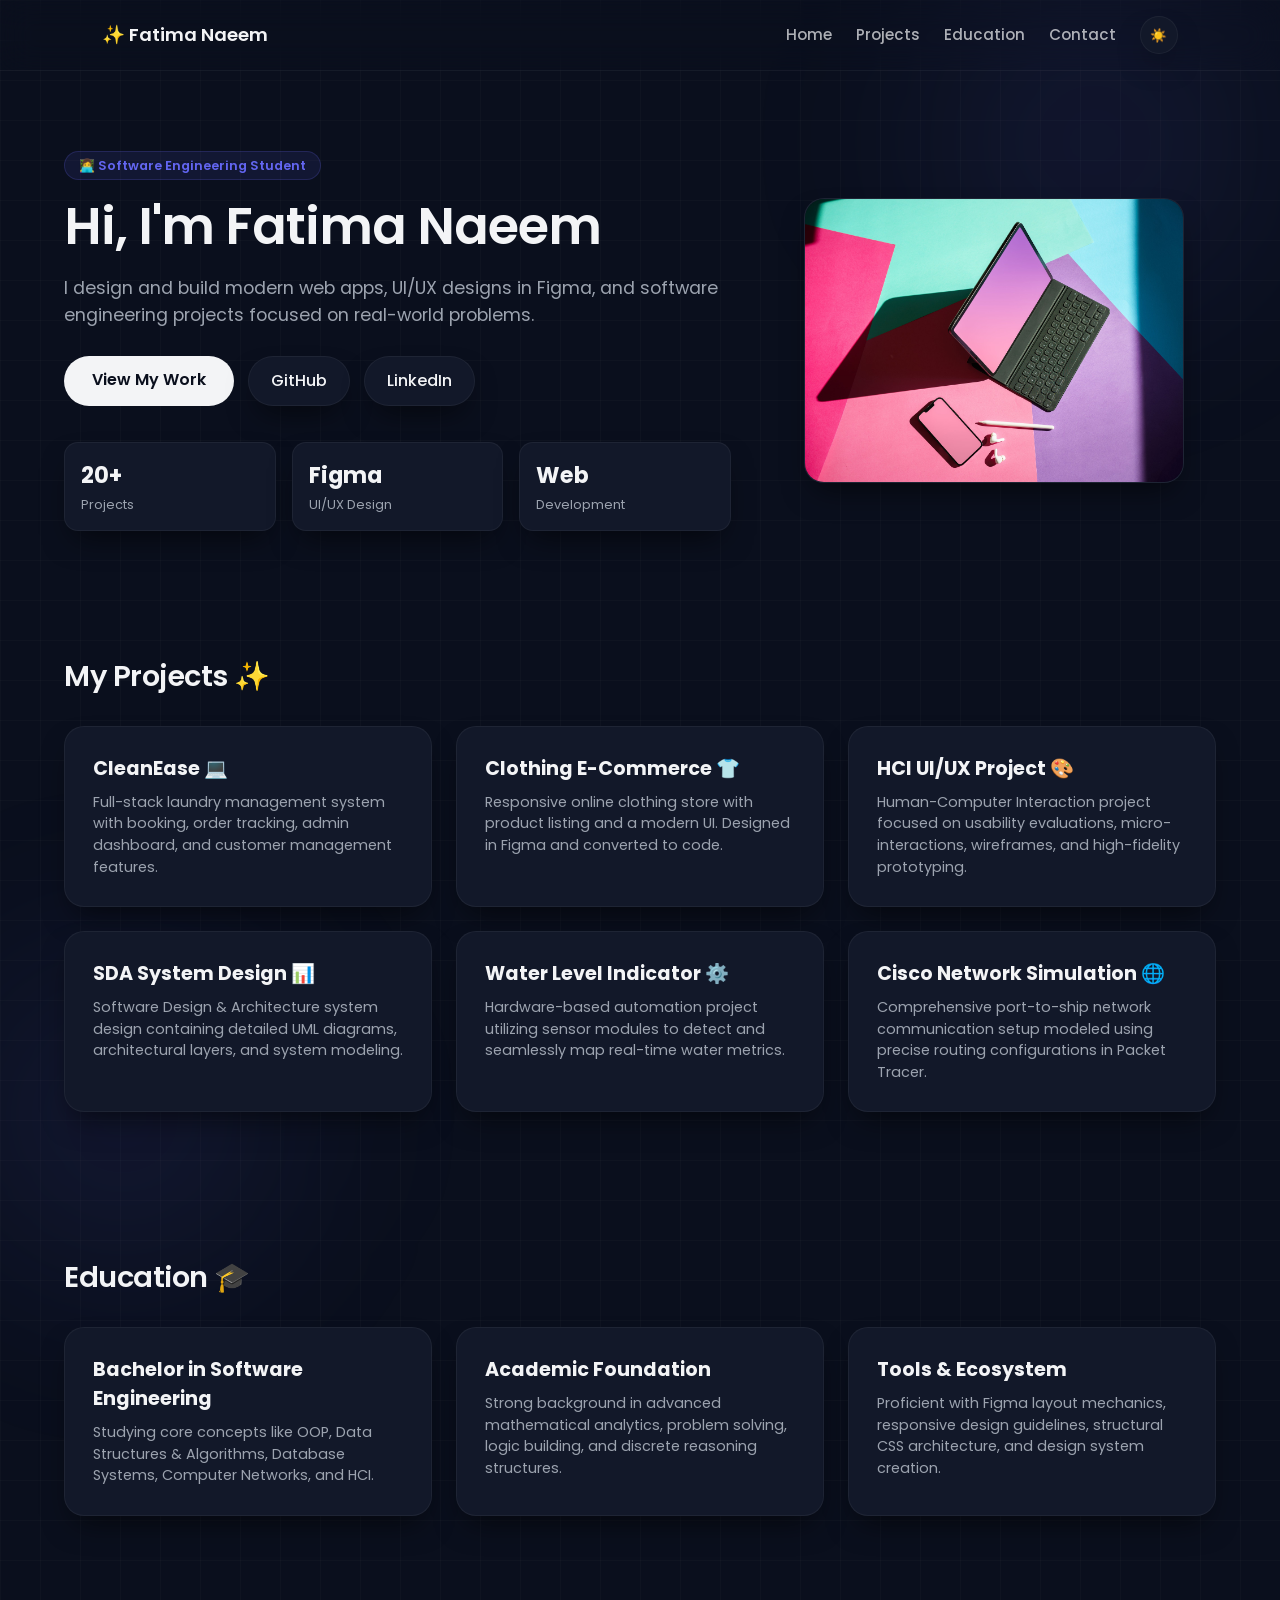
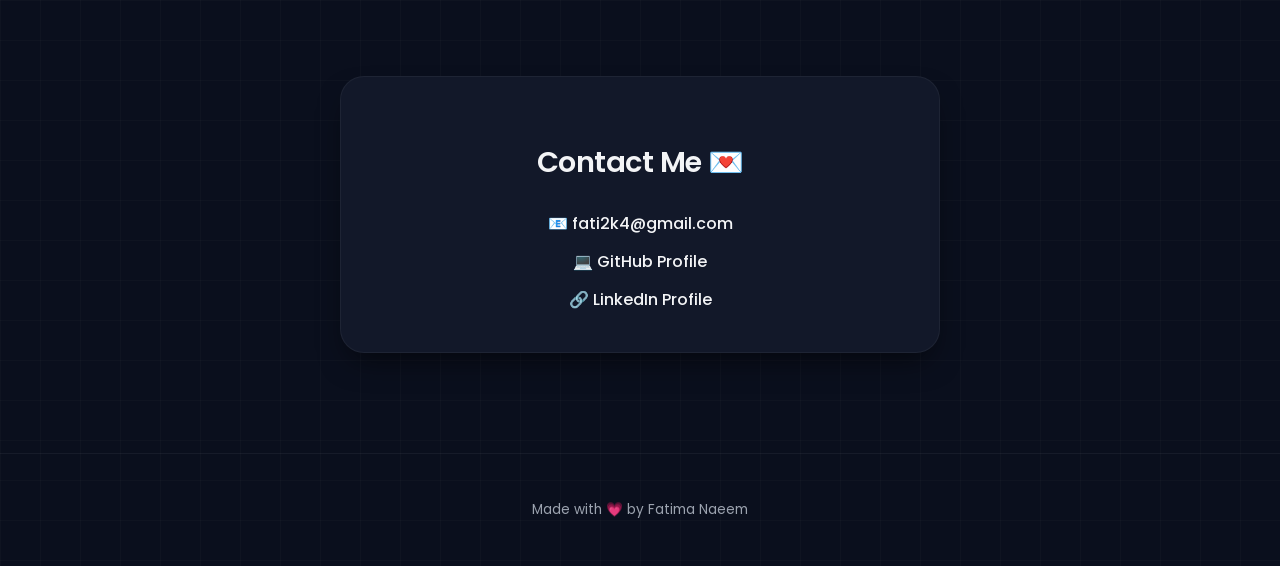
<file: index.html>
<!DOCTYPE html>
<html lang="en">
<head>
  <meta charset="UTF-8">
  <meta name="viewport" content="width=device-width, initial-scale=1.0">
  <title>Fatima Naeem | Portfolio</title>
  <link rel="stylesheet" href="index.css">
  <link href="https://fonts.googleapis.com/css2?family=Poppins:wght@300;400;500;600&display=swap" rel="stylesheet">
</head>

<body class="dark">

<div class="bg-glow-container">
  <div class="bg-blur-1"></div>
  <div class="bg-blur-2"></div>
</div>

<header>
  <h1>✨ Fatima Naeem</h1>
  <nav>
    <a href="#home">Home</a>
    <a href="#projects">Projects</a>
    <a href="#education">Education</a>
    <a href="#contact">Contact</a>
    <button class="theme-toggle" onclick="toggleTheme()" aria-label="Toggle Theme">☀️</button>
  </nav>
</header>

<section id="home" class="hero">
  <div class="hero-container">
    
    <div class="hero-left">
      <div class="badge">👩‍💻 Software Engineering Student</div>
      <h2>Hi, I'm Fatima Naeem</h2>
      <p>
        I design and build modern web apps, UI/UX designs in Figma, 
        and software engineering projects focused on real-world problems.
      </p>

      <div class="cta-group">
        <a class="btn" href="#projects">View My Work</a>
        <div class="links">
          <a href="https://github.com/Fatimah-Naeem" target="_blank">GitHub</a>
          <a href="https://www.linkedin.com/in/fatima-naeem-11b36438a/" target="_blank">LinkedIn</a>
        </div>
      </div>

      <div class="mini-stats">
        <div class="stat">
          <h3>20+</h3>
          <p>Projects</p>
        </div>
        <div class="stat">
          <h3>Figma</h3>
          <p>UI/UX Design</p>
        </div>
        <div class="stat">
          <h3>Web</h3>
          <p>Development</p>
        </div>
      </div>
    </div>

    <div class="hero-right">
      <div class="mockup-card">
        <img src="img.jpg" alt="Fatima Naeem Portfolio Art">
      </div>
    </div>

  </div>
</section>

<section id="projects" class="section">
  <h2>My Projects ✨</h2>
  <div class="cards">
    <div class="card">
      <h3>CleanEase 💻</h3>
      <p>Full-stack laundry management system with booking, order tracking, admin dashboard, and customer management features.</p>
    </div>
    <div class="card">
      <h3>Clothing E-Commerce 👕</h3>
      <p>Responsive online clothing store with product listing and a modern UI. Designed in Figma and converted to code.</p>
    </div>
    <div class="card">
      <h3>HCI UI/UX Project 🎨</h3>
      <p>Human-Computer Interaction project focused on usability evaluations, micro-interactions, wireframes, and high-fidelity prototyping.</p>
    </div>
    <div class="card">
      <h3>SDA System Design 📊</h3>
      <p>Software Design & Architecture system design containing detailed UML diagrams, architectural layers, and system modeling.</p>
    </div>
    <div class="card">
      <h3>Water Level Indicator ⚙️</h3>
      <p>Hardware-based automation project utilizing sensor modules to detect and seamlessly map real-time water metrics.</p>
    </div>
    <div class="card">
      <h3>Cisco Network Simulation 🌐</h3>
      <p>Comprehensive port-to-ship network communication setup modeled using precise routing configurations in Packet Tracer.</p>
    </div>
  </div>
</section>

<section id="education" class="section">
  <h2>Education 🎓</h2>
  <div class="cards">
    <div class="card">
      <h3>Bachelor in Software Engineering</h3>
      <p>Studying core concepts like OOP, Data Structures & Algorithms, Database Systems, Computer Networks, and HCI.</p>
    </div>
    <div class="card">
      <h3>Academic Foundation</h3>
      <p>Strong background in advanced mathematical analytics, problem solving, logic building, and discrete reasoning structures.</p>
    </div>
    <div class="card">
      <h3>Tools & Ecosystem</h3>
      <p>Proficient with Figma layout mechanics, responsive design guidelines, structural CSS architecture, and design system creation.</p>
    </div>
  </div>
</section>

<section id="contact" class="section">
  <div class="contact">
    <h2>Contact Me 💌</h2>
    <div class="contact-links">
      <a class="contact-item" href="mailto:fati2k4@gmail.com">📧 fati2k4@gmail.com</a>
      <a class="contact-item" href="https://github.com/Fatimah-Naeem" target="_blank">💻 GitHub Profile</a>
      <a class="contact-item" href="https://www.linkedin.com/in/fatima-naeem-11b36438a/" target="_blank">🔗 LinkedIn Profile</a>
    </div>
  </div>
</section>

<footer>
  <p>Made with 💗 by Fatima Naeem</p>
</footer>

<script>
function toggleTheme(){
  document.body.classList.toggle("dark");
  const btn = document.querySelector('.theme-toggle');
  
  if(document.body.classList.contains('dark')) {
    btn.textContent = '☀️';
  } else {
    btn.textContent = '🌙';
  }
}
</script>

</body>
</html>
</file>
<file: index.css>
/* =========================
   VARIABLES & THEME (Dark Default)
========================= */
:root {
  --bg-primary: #0a0f1d;
  --bg-secondary: #121829;
  --text-primary: #f3f4f6;
  --text-secondary: #9ca3af;
  --accent: #6366f1; 
  --accent-glow: rgba(99, 102, 241, 0.12);
  --card-shadow: 0 15px 30px -10px rgba(0, 0, 0, 0.6);
  --border-color: rgba(255, 255, 255, 0.05);
  --grid-color: rgba(255, 255, 255, 0.02);
  --transition: all 0.3s cubic-bezier(0.4, 0, 0.2, 1);
}

body:not(.dark) {
  --bg-primary: #f8fafc;
  --bg-secondary: #ffffff;
  --text-primary: #0f172a;
  --text-secondary: #64748b;
  --accent: #4f46e5;
  --accent-glow: rgba(79, 70, 229, 0.06);
  --card-shadow: 0 15px 30px -10px rgba(0, 0, 0, 0.05);
  --border-color: rgba(0, 0, 0, 0.06);
  --grid-color: rgba(0, 0, 0, 0.02);
}

/* =========================
   BASE STYLES & BACKGROUND
========================= */
* {
  box-sizing: border-box;
  scroll-behavior: smooth;
}

body {
  font-family: 'Poppins', sans-serif;
  margin: 0;
  background-color: var(--bg-primary);
  color: var(--text-primary);
  transition: var(--transition);
  line-height: 1.5;
  overflow-x: hidden;
  position: relative;
  
  background-image: 
    linear-gradient(var(--grid-color) 1px, transparent 1px),
    linear-gradient(90deg, var(--grid-color) 1px, transparent 1px);
  background-size: 40px 40px;
}

/* AMBIENT GLOWING BLOBS */
.bg-glow-container {
  position: absolute;
  width: 100%;
  height: 100%;
  top: 0;
  left: 0;
  overflow: hidden;
  z-index: -1;
  pointer-events: none;
}

.bg-blur-1, .bg-blur-2 {
  position: absolute;
  width: 500px;
  height: 500px;
  border-radius: 50%;
  background: radial-gradient(circle, var(--accent-glow) 0%, transparent 70%);
  filter: blur(80px);
}

.bg-blur-1 { top: -5%; right: -5%; animation: drift 20s infinite alternate ease-in-out; }
.bg-blur-2 { top: 40%; left: -10%; animation: drift 25s infinite alternate-reverse ease-in-out; }

@keyframes drift {
  0% { transform: translate(0, 0) scale(1); }
  50% { transform: translate(40px, 30px) scale(1.05); }
  100% { transform: translate(-20px, -15px) scale(0.95); }
}

/* =========================
   HEADER & NAVIGATION
========================= */
header {
  display: flex;
  justify-content: space-between;
  align-items: center;
  padding: 16px 8%;
  background: transparent;
  position: sticky;
  top: 0;
  z-index: 100;
  backdrop-filter: blur(16px);
  -webkit-backdrop-filter: blur(16px);
  border-bottom: 1px solid var(--border-color);
}

header h1 { 
  font-size: 1.15rem; 
  font-weight: 600; 
  margin: 0; 
  flex-shrink: 0; /* Prevents text from shrinking oddly */
}

nav { 
  display: flex; 
  gap: 24px; 
  align-items: center; 
}

nav a { 
  text-decoration: none; 
  color: var(--text-primary); 
  font-weight: 500; 
  font-size: 0.95rem; 
  transition: var(--transition); 
  opacity: 0.7; 
  white-space: nowrap; /* Prevents words from wrapping into 2 lines */
}
nav a:hover { opacity: 1; color: var(--accent); }

.theme-toggle {
  border: 1px solid var(--border-color);
  background: var(--bg-secondary);
  color: var(--text-primary);
  border-radius: 50%;
  width: 38px;
  height: 38px;
  display: flex;
  align-items: center;
  justify-content: center;
  cursor: pointer;
  transition: var(--transition);
  box-shadow: var(--card-shadow);
  flex-shrink: 0; /* Keeps toggle perfectly circular */
}

/* =========================
   HERO SECTION
========================= */
.hero {
  max-width: 1200px;
  margin: 0 auto;
  padding: 80px 24px 40px 24px;
}

.hero-container {
  display: grid;
  grid-template-columns: 1.2fr 0.8fr;
  gap: 40px;
  align-items: center;
}

.badge {
  display: inline-flex;
  background: rgba(99, 102, 241, 0.1);
  color: var(--accent);
  padding: 4px 14px;
  border-radius: 30px;
  font-size: 0.8rem;
  font-weight: 600;
  margin-bottom: 16px;
  border: 1px solid rgba(99, 102, 241, 0.2);
}

.hero h2 {
  font-size: 3.2rem;
  font-weight: 600;
  letter-spacing: -1px;
  margin: 0 0 16px 0;
  line-height: 1.2;
}

.hero p {
  font-size: 1.1rem;
  color: var(--text-secondary);
  margin-bottom: 28px;
}

.cta-group {
  display: flex;
  gap: 14px;
  margin-bottom: 36px;
  flex-wrap: wrap;
}

.btn {
  display: inline-block;
  background: var(--text-primary);
  color: var(--bg-primary);
  padding: 12px 28px;
  border-radius: 30px;
  text-decoration: none;
  font-weight: 600;
  transition: var(--transition);
}
.btn:hover { transform: translateY(-2px); box-shadow: 0 10px 20px rgba(99, 102, 241, 0.2); }

.links {
  display: flex;
  gap: 14px;
}

.links a {
  display: inline-flex;
  padding: 12px 22px;
  border-radius: 30px;
  text-decoration: none;
  font-weight: 500;
  background: var(--bg-secondary);
  color: var(--text-primary);
  border: 1px solid var(--border-color);
  box-shadow: var(--card-shadow);
  transition: var(--transition);
}
.links a:hover { transform: translateY(-2px); border-color: var(--accent); }

.mini-stats { display: flex; gap: 16px; }
.stat {
  background: var(--bg-secondary);
  padding: 16px;
  border-radius: 14px;
  flex: 1;
  box-shadow: var(--card-shadow);
  border: 1px solid var(--border-color);
}
.stat h3 { margin: 0; font-size: 1.4rem; color: var(--text-primary); }
.stat p { margin: 2px 0 0 0; font-size: 0.8rem; color: var(--text-secondary); }

/* HERO RIGHT: THE IMAGE MOCKUP BOX */
.hero-right {
  display: flex;
  justify-content: center;
  width: 100%;
}

.mockup-card {
  width: 100%;
  max-width: 380px;
  aspect-ratio: 4 / 3;
  background: var(--bg-secondary);
  border-radius: 20px;
  border: 1px solid var(--border-color);
  box-shadow: var(--card-shadow);
  position: relative;
  overflow: hidden;
  animation: floatCard 6s infinite ease-in-out;
}

.mockup-card img {
  width: 100%;
  height: 100%;
  object-fit: cover;
  display: block;
}

@keyframes floatCard {
  0%, 100% { transform: translateY(0); }
  50% { transform: translateY(-10px); }
}

/* =========================
   SECTIONS & GRID CARDS
========================= */
.section {
  max-width: 1200px;
  margin: 0 auto;
  padding: 60px 24px;
}

.section h2 { font-size: 1.8rem; margin-bottom: 28px; font-weight: 600; letter-spacing: -0.5px; }

.cards { 
  display: grid; 
  grid-template-columns: repeat(auto-fit, minmax(300px, 1fr)); 
  gap: 24px; 
}

.card {
  background: var(--bg-secondary);
  padding: 28px;
  border-radius: 20px;
  text-align: left;
  box-shadow: var(--card-shadow);
  border: 1px solid var(--border-color);
  transition: var(--transition);
}
.card:hover {
  transform: translateY(-5px);
  border-color: var(--accent);
}
.card h3 { margin: 0 0 8px 0; font-size: 1.2rem; }
.card p { margin: 0; color: var(--text-secondary); font-size: 0.9rem; }

/* =========================
   CONTACT
========================= */
.contact {
  background: var(--bg-secondary);
  max-width: 600px;
  margin: 40px auto; 
  border-radius: 24px;
  padding: 40px 24px;
  text-align: center;
  box-shadow: var(--card-shadow);
  border: 1px solid var(--border-color);
}
.contact-links { display: flex; flex-direction: column; gap: 14px; margin-top: 24px; }
.contact-item { color: var(--text-primary); font-weight: 500; text-decoration: none; font-size: 1rem; transition: var(--transition); }
.contact-item:hover { color: var(--accent); transform: translateX(4px); }

footer { text-align: center; padding: 32px 24px; color: var(--text-secondary); font-size: 0.85rem; border-top: 1px solid var(--border-color); }

/* =========================
   RESPONSIVE MEDIA QUERIES
========================= */

/* Tablets & Small Laptops/iPads */
@media (max-width: 968px) {
  header { padding: 16px 4%; }
  
  .hero { padding-top: 40px; }
  .hero-container { 
    grid-template-columns: 1fr; 
    text-align: center; 
    gap: 48px; 
  }
  
  .hero-left {
    display: flex;
    flex-direction: column;
    align-items: center;
  }
  
  .hero h2 { font-size: 2.8rem; }
  .cta-group { justify-content: center; }
  .mini-stats { width: 100%; max-width: 500px; }
  .section { padding: 40px 24px; }
}

/* Mobile Phones (Standard and Small Screen Sizes) */
@media (max-width: 600px) {
  header {
    flex-direction: column;
    gap: 12px;
    padding: 12px 16px;
  }

  nav {
    width: 100%;
    justify-content: center;
    gap: 16px;
    overflow-x: auto; /* Gracefully handles ultra-small mobile screen widths */
    padding-bottom: 4px;
    -ms-overflow-style: none;  
    scrollbar-width: none; 
  }
  
  nav::-webkit-scrollbar {
    display: none; /* Keeps navigation clean without visual scrollbar bars */
  }

  nav a { font-size: 0.9rem; }
  
  .hero h2 { font-size: 2.2rem; }
  .hero p { font-size: 1rem; }
  
  .cta-group { 
    flex-direction: column; 
    width: 100%; 
    gap: 12px;
  }
  
  .btn, .links, .links a { 
    width: 100%; 
    justify-content: center; 
    text-align: center;
  }
  
  .mini-stats { 
    flex-direction: column; 
    gap: 12px; 
    width: 100%;
  }
  
  .cards { 
    grid-template-columns: 1fr; 
  }
  
  .card { padding: 20px; }
  .contact { padding: 32px 16px; margin: 20px 16px; }
}
</file>
